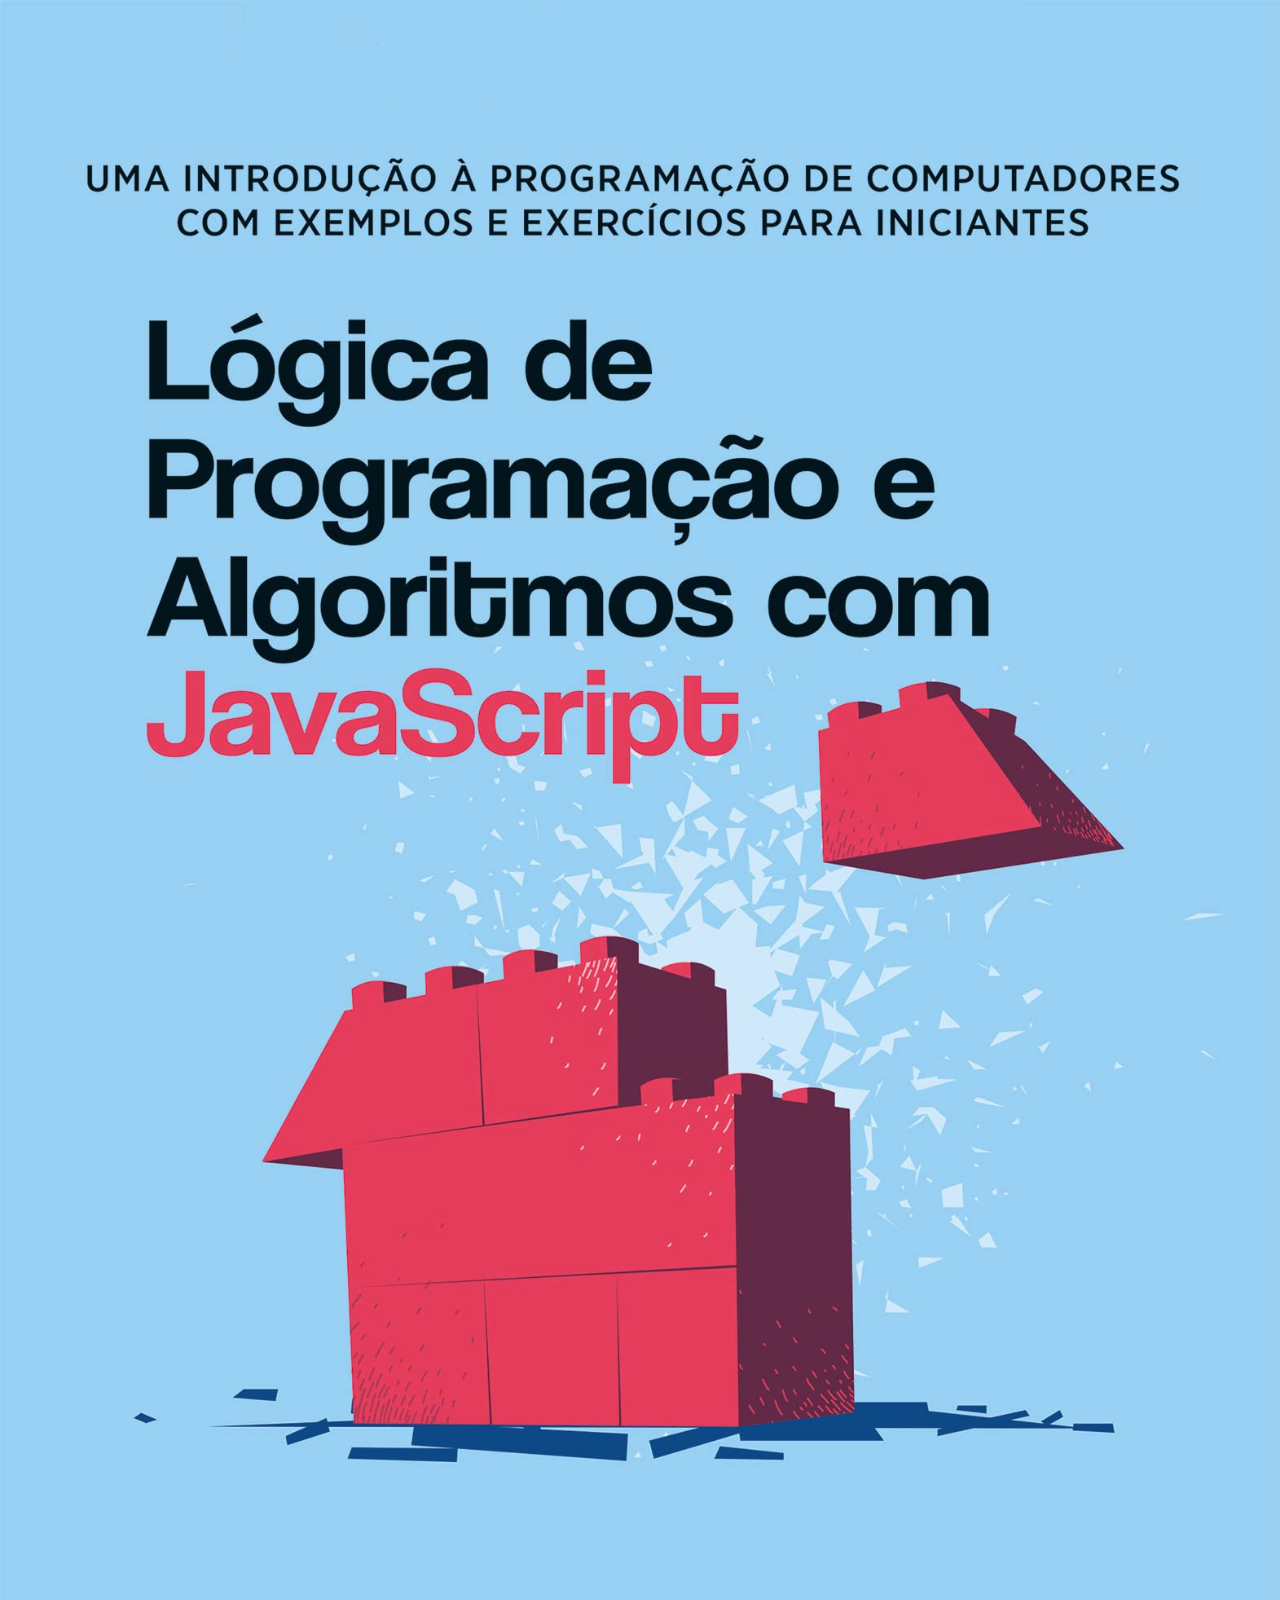
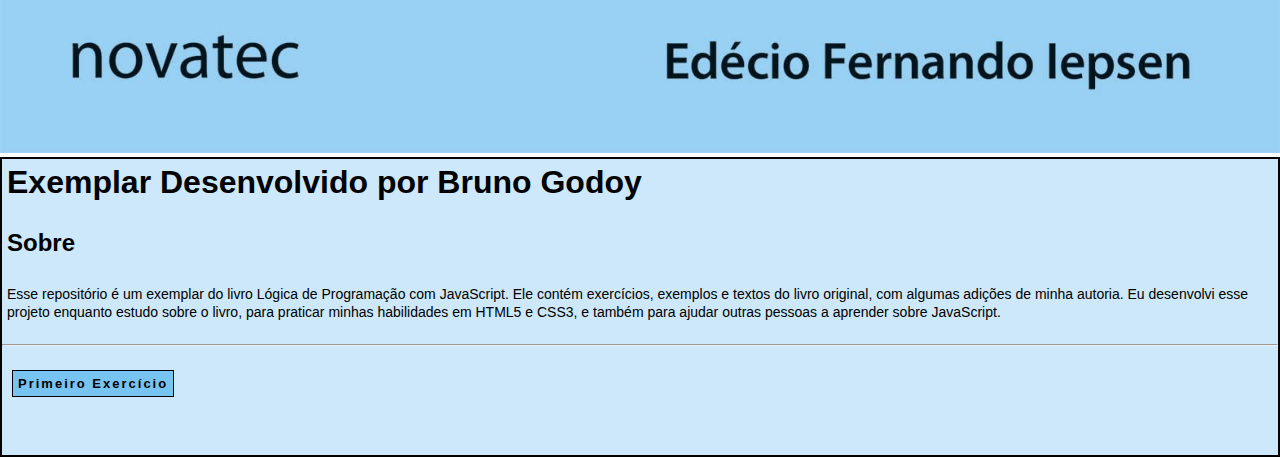
<file: index.html>
<!DOCTYPE html>
<html lang="pt-br">

    <head>
        <meta charset="UTF-8">
        <meta http-equiv="X-UA-Compatible" content="IE=edge">
        <meta name="viewport" content="width=device-width, initial-scale=1.0">

        <link rel="shortcut icon" href="Images/favicon-js-48x48.ico" type="image/x-icon">

        <link rel="stylesheet" href="style.css">

        <script src="script.js"></script>

        <title>Página Inicial</title>
    </head>
    
    <body>
        <main class="main">
            <img src="Images/capa.jpg" alt="foto-capa-livro-javascript">
            <section class="sobre-capa">
                <h1>Exemplar Desenvolvido por Bruno Godoy</h1>
                <br>
                <h2>Sobre</h2>
                <br>
                <p>Esse repositório é um exemplar do livro Lógica de Programação com JavaScript. Ele contém exercícios, exemplos e textos do livro original, com algumas adições de minha autoria. Eu desenvolvi esse projeto enquanto estudo sobre o livro, para praticar minhas habilidades em HTML5 e CSS3, e também para ajudar outras pessoas a aprender sobre JavaScript.</p>
                <br>
                <hr>
                <br>
                <p>
                    <nav>
                        <a class="Primeiro-exercicio" href="./Capitulo 1/exemplo-1-6.html">Primeiro Exercício</a>
                    </nav>
                </p>
                <br>
            </section>
        </main>
    </body>
</html>
</file>
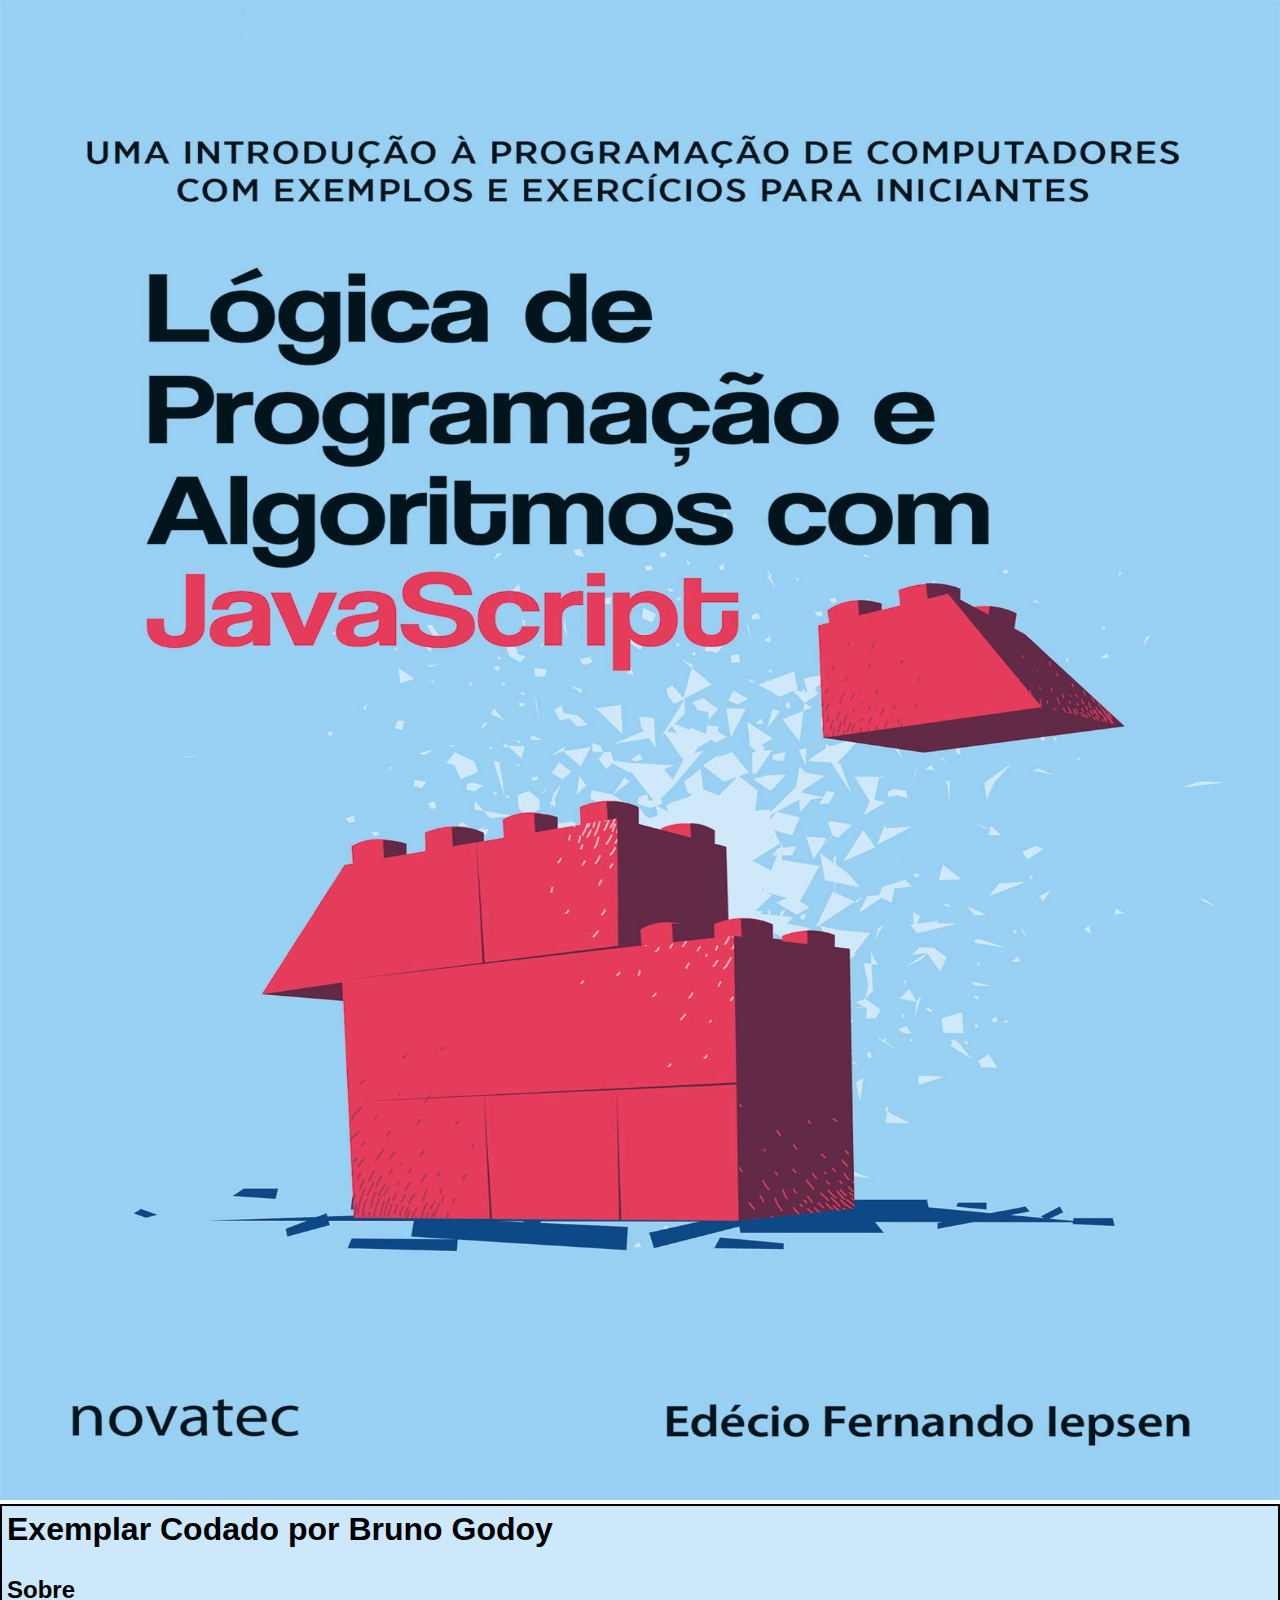
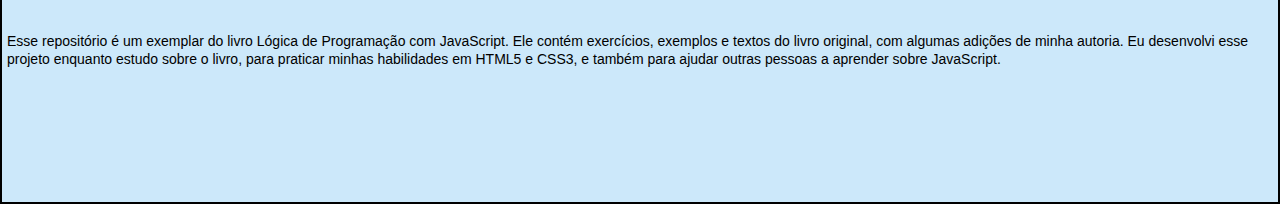
<file: Home/index.html>
<!DOCTYPE html>
<html lang="pt-br">
<head>
    <meta charset="UTF-8">
    <meta http-equiv="X-UA-Compatible" content="IE=edge">
    <meta name="viewport" content="width=device-width, initial-scale=1.0">

    <link rel="stylesheet" href="style.css">

    <script src="/script.js"></script>

    <title>Página Inicial</title>
</head>
<body>
    <main class="main">
        <img src="/Images/capa.jpg" alt="foto-capa-livro-javascript">
        <section class="sobre-capa">
            <h1>Exemplar Codado por Bruno Godoy</h1>
            <br>
            <h2>Sobre</h2>
            <br>
            <p>Esse repositório é um exemplar do livro Lógica de Programação com JavaScript. Ele contém exercícios, exemplos e textos do livro original, com algumas adições de minha autoria. Eu desenvolvi esse projeto enquanto estudo sobre o livro, para praticar minhas habilidades em HTML5 e CSS3, e também para ajudar outras pessoas a aprender sobre JavaScript.</p>
        </section>
    </main>
</body>
</html>
</file>
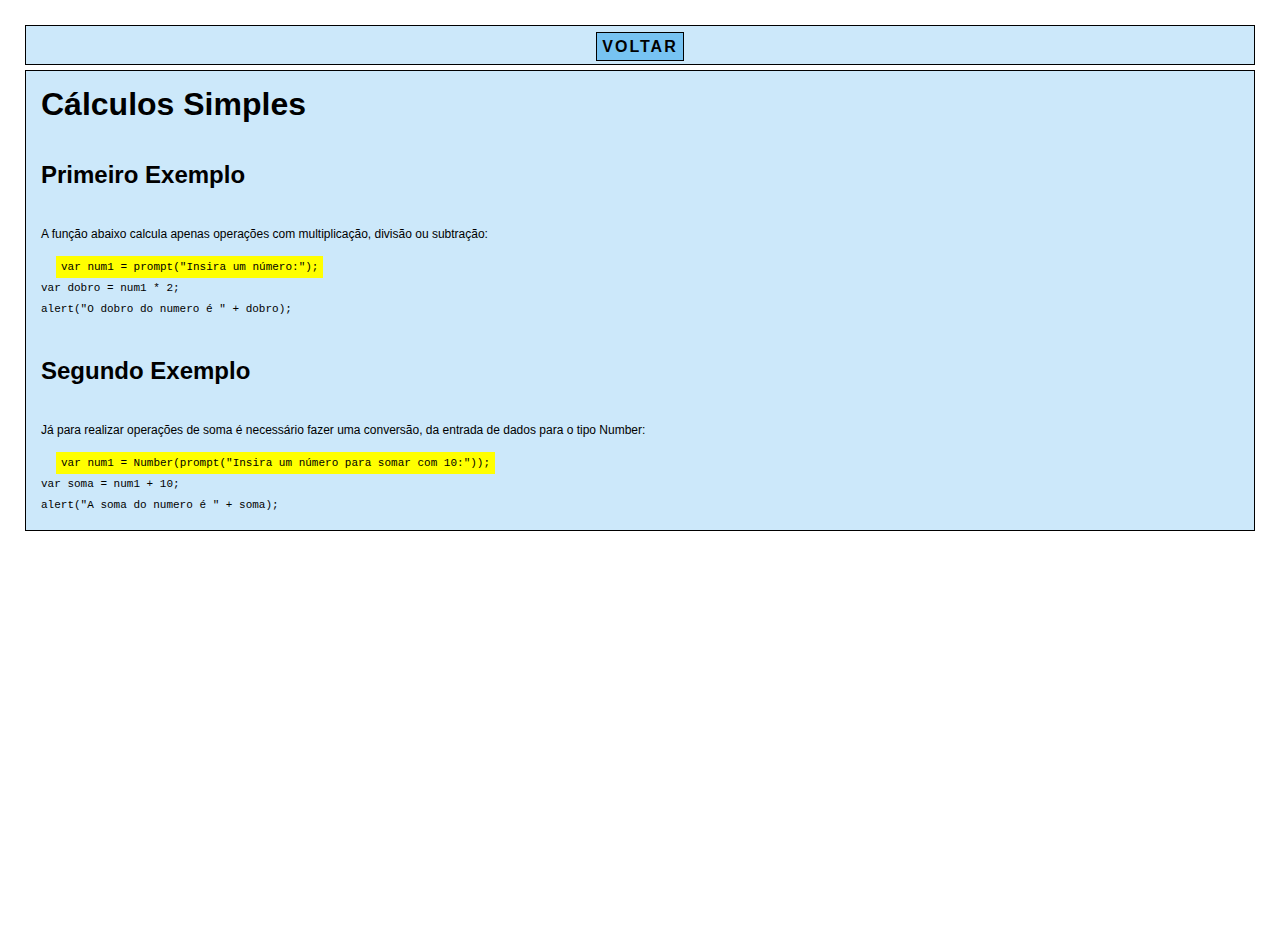
<file: Capitulo 1/exemplo-1-6.html>
<!DOCTYPE html>
<html lang="pt-br">
<head>
    <meta charset="UTF-8">
    <meta http-equiv="X-UA-Compatible" content="IE=edge">
    <meta name="viewport" content="width=device-width, initial-scale=1.0">

    <link rel="stylesheet" href="style.css">

    <script src="exemplo-1.6.js"></script>

    <title>JavaScript</title>
</head>
<body>

    <section class="header">
        <a class="button-home" href="../index.html">VOLTAR</a>
    </section>

    <section class="main">
        <h1>Cálculos Simples</h1>
        <br>
        <h2>Primeiro Exemplo</h2>
        <br>
        <p style="font-size: 12px;">
            A função abaixo calcula apenas operações com multiplicação, divisão ou subtração:
        </p>
        <p>
            <code>
                <mark>var num1 =  prompt("Insira um número:");</mark>
                <br>
                var dobro = num1 * 2;
                <br>
                alert("O dobro do numero é " + dobro);
            </code>
        </p>
        <br>
        <h2>Segundo Exemplo</h2>
        <br>
        <p style="font-size: 12px;">
            Já para realizar operações de soma é necessário fazer uma conversão, da entrada de dados para o tipo Number:
        </p>
        <p>
            <code>
                <mark>var num1 =  Number(prompt("Insira um número para somar com 10:"));</mark>
                <br>
                var soma = num1 + 10;
                <br>
                alert("A soma do numero é " + soma);
            </code>
        </p>
    </section>

</body>
</html>
</file>
<file: style.css>
/* Inicio Pré Sets */
* {
    margin: 0px;
    padding: 0px;
    box-sizing: border-box;
}

body {
    font-family: Arial;
    height: 500px;
}

::-webkit-scrollbar {
    background-color: #ffffff;
    border-left: 1px solid black;
    width: 15px;
}

::-webkit-scrollbar-thumb {
    background-color: #37378f;
    border-radius: 1px;
    height: 10px;
}
/* Fim Pré Sets */



/* Inicio Corpo */
.main {
    height: 800px;
    width: auto;
}

.main img {
    width: 100%;
    height: auto;
}

.sobre-capa {
    width: auto;
    height: 300px;
    background-color: #99d1f47f;
    border: solid 2px black;
}

.sobre-capa h1, h2 {
    padding: 5px;
}

.sobre-capa p {
    font-size: 14px;
    line-height: 18px;
    padding: 5px;
}

.Primeiro-exercicio {
    background-color: #76c3f2fe;
    text-decoration: none;
    color: black;
    border: solid 1px;
    letter-spacing: 2px;
    font-size: 13px;
    font-weight: bold;
    margin-left: 10px;
    padding: 5px;
}
/* Fim Corpo */
</file>
<file: Home/style.css>
/* Pré Sets */
* {
    margin: 0px;
    padding: 0px;
    box-sizing: border-box;
}

body {
    font-family: Arial;
    height: 500px;
}
/* Fim Pré Sets */



/* Inicio Corpo */
.main {
    height: 800px;
    width: auto;
}

.main img {
    width: 100%;
    max-height: 1500px;
}

.sobre-capa {
    width: auto;
    height: 300px;
    background-color: #99d1f47f;
    border: solid 2px black;
}

.sobre-capa h1, h2 {
    padding: 5px;
}

.sobre-capa p {
    font-size: 14px;
    line-height: 18px;
    padding: 5px;
}
/* Fim Corpo */
</file>
<file: Capitulo 1/style.css>
/* Pré Sets */
* {
    margin: 5px;
    padding: 5px;
    box-sizing: border-box;
}

body {
    font-family: Arial;
    height: 900px;
}
/* Fim Pré Sets */



/* Inicio Head */
.header {
    width: auto;
    height: 40px;
    background-color: #99d1f47f;
    border: solid 1px black;
    text-align: center;
    padding-top: 12px;
}

.button-home {
    background-color: #76c3f2fe;
    text-decoration: none;
    color: black;
    font-weight: bold;
    border: solid 1px;
    letter-spacing: 2px;
}
/* Fim Head */



/* Inicio Corpo */
.main {
    height: auto;
    width: auto;
    background-color: #99d1f47f;
    border: solid 1px black;
}

pre, code {
    line-height: 20px;
    font-size: 11px;
}

::-webkit-scrollbar {
    background-color: #ffffff;
    border-left: 1px solid black;
    width: 15px;
}

::-webkit-scrollbar-thumb {
    background-color: #37378f;
    border-radius: 1px;
    height: 10px;
}
/* Fim Corpo */
</file>
